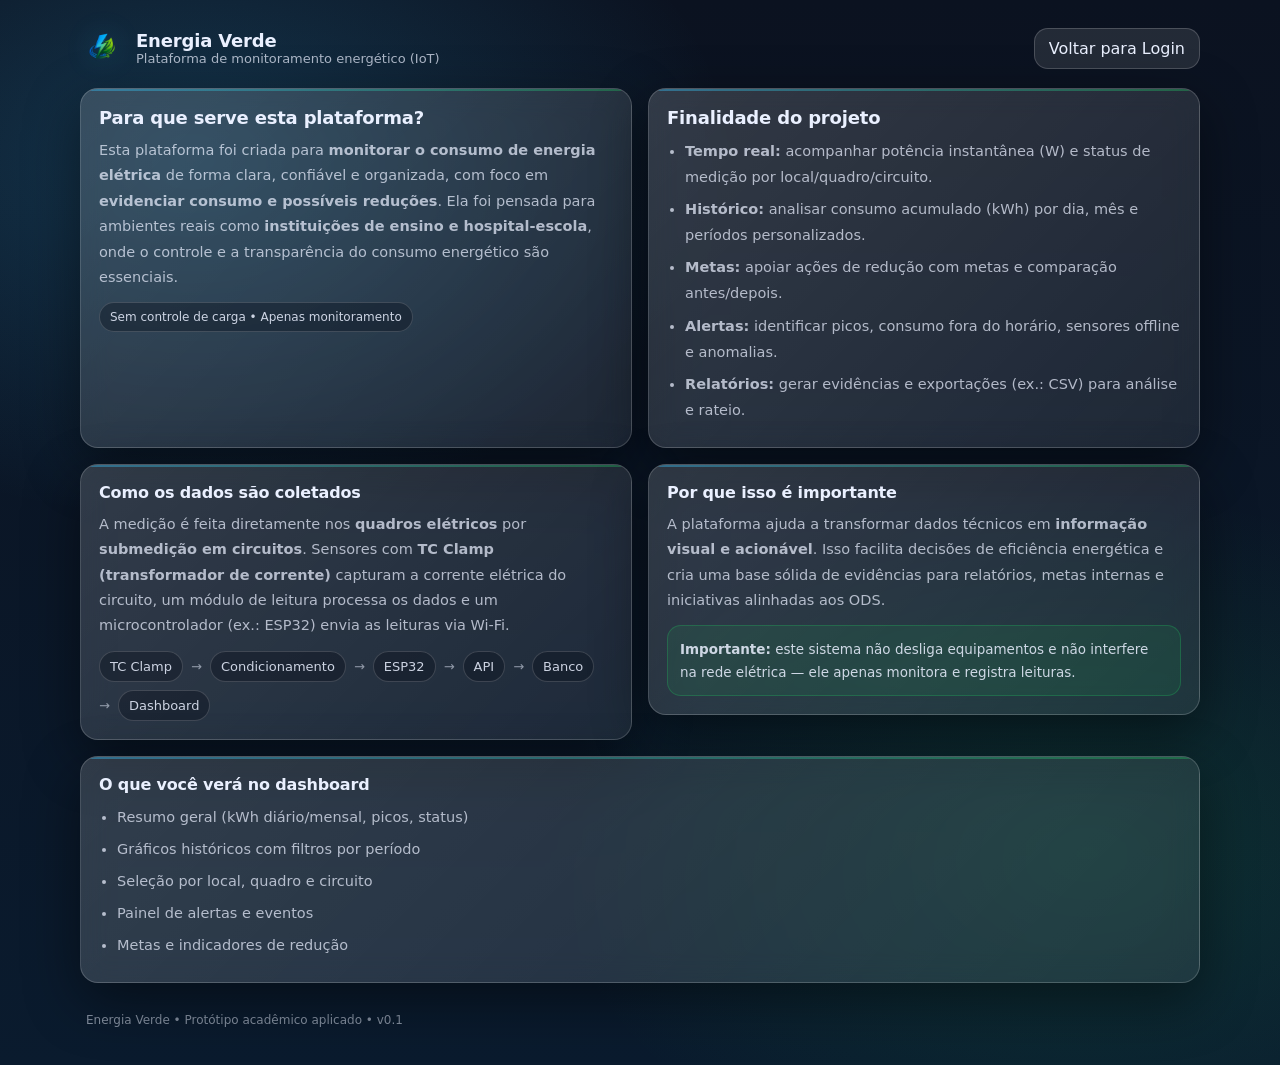
<file: sobre.html>
<!doctype html>
<html lang="pt-BR">
<head>
  <meta charset="utf-8" />
  <meta name="viewport" content="width=device-width, initial-scale=1" />
  <title>Energia Verde • Sobre</title>

  <!-- se você já tiver favicon, mantenha -->
  <link rel="icon" href="favicon.ico">

  <link rel="stylesheet" href="sobre.css" />
</head>
<body>
  <main class="page">
    <header class="top">
      <div class="brand">
        <img class="logo" src="EnergiaVerdeLogo.png" alt="Energia Verde">
        <div class="title">
          <h1>Energia Verde</h1>
          <p>Plataforma de monitoramento energético (IoT)</p>
        </div>
      </div>

      <nav class="nav">
        <a class="btn" href="login.html">Voltar para Login</a>
      </nav>
    </header>

    <section class="hero">
      <div class="hero-card">
        <h2>Para que serve esta plataforma?</h2>
        <p>
          Esta plataforma foi criada para <strong>monitorar o consumo de energia elétrica</strong> de forma
          clara, confiável e organizada, com foco em <strong>evidenciar consumo e possíveis reduções</strong>.
          Ela foi pensada para ambientes reais como <strong>instituições de ensino e hospital-escola</strong>,
          onde o controle e a transparência do consumo energético são essenciais.
        </p>

        <div class="chips">
          <span class="chip">Sem controle de carga • Apenas monitoramento</span>
        </div>
      </div>

      <div class="hero-card">
        <h2>Finalidade do projeto</h2>
        <ul class="list">
          <li>
            <strong>Tempo real:</strong> acompanhar potência instantânea (W) e status de medição por local/quadro/circuito.
          </li>
          <li>
            <strong>Histórico:</strong> analisar consumo acumulado (kWh) por dia, mês e períodos personalizados.
          </li>
          <li>
            <strong>Metas:</strong> apoiar ações de redução com metas e comparação antes/depois.
          </li>
          <li>
            <strong>Alertas:</strong> identificar picos, consumo fora do horário, sensores offline e anomalias.
          </li>
          <li>
            <strong>Relatórios:</strong> gerar evidências e exportações (ex.: CSV) para análise e rateio.
          </li>
        </ul>
      </div>
    </section>

    <section class="grid">
      <article class="card">
        <h3>Como os dados são coletados</h3>
        <p>
          A medição é feita diretamente nos <strong>quadros elétricos</strong> por <strong>submedição em circuitos</strong>.
          Sensores com <strong>TC Clamp (transformador de corrente)</strong> capturam a corrente elétrica do circuito,
          um módulo de leitura processa os dados e um microcontrolador (ex.: ESP32) envia as leituras via Wi-Fi.
        </p>
        <div class="flow">
          <span>TC Clamp</span><i>→</i>
          <span>Condicionamento</span><i>→</i>
          <span>ESP32</span><i>→</i>
          <span>API</span><i>→</i>
          <span>Banco</span><i>→</i>
          <span>Dashboard</span>
        </div>
      </article>

      <article class="card">
        <h3>Por que isso é importante</h3>
        <p>
          A plataforma ajuda a transformar dados técnicos em <strong>informação visual e acionável</strong>.
          Isso facilita decisões de eficiência energética e cria uma base sólida de evidências para relatórios,
          metas internas e iniciativas alinhadas aos ODS.
        </p>
        <div class="note">
          <strong>Importante:</strong> este sistema não desliga equipamentos e não interfere na rede elétrica —
          ele apenas monitora e registra leituras.
        </div>
      </article>

      <article class="card">
        <h3>O que você verá no dashboard</h3>
        <ul class="bullets">
          <li>Resumo geral (kWh diário/mensal, picos, status)</li>
          <li>Gráficos históricos com filtros por período</li>
          <li>Seleção por local, quadro e circuito</li>
          <li>Painel de alertas e eventos</li>
          <li>Metas e indicadores de redução</li>
        </ul>
      </article>
    </section>

    <footer class="footer">
      <span>Energia Verde • Protótipo acadêmico aplicado • v0.1</span>
    </footer>
  </main>
</body>
</html>
</file>
<file: sobre.css>
:root{
  --bg-1: #0b1220;
  --bg-2: #0a1b2e;

  --card: rgba(255,255,255,0.10);
  --card-strong: rgba(255,255,255,0.14);
  --border: rgba(255,255,255,0.16);

  --text: #eaf0ff;
  --muted: rgba(234,240,255,0.72);

  --accent: #38bdf8;   /* azul */
  --accent-2: #22c55e; /* verde */

  --shadow: 0 18px 55px rgba(0,0,0,.45);
  --radius: 18px;

  --focus: 0 0 0 4px rgba(56,189,248,.22);

  font-family: ui-sans-serif, system-ui, -apple-system, Segoe UI, Roboto, Helvetica, Arial;
}

*{ box-sizing: border-box; }

body{
  margin: 0;
  min-height: 100vh;
  color: var(--text);

  background:
    radial-gradient(900px 600px at 15% 15%, rgba(56,189,248,.20), transparent 60%),
    radial-gradient(900px 600px at 85% 80%, rgba(34,197,94,.14), transparent 60%),
    linear-gradient(180deg, var(--bg-1), var(--bg-2));
  padding: 26px;
}

.page{
  width: min(1120px, 100%);
  margin: 0 auto;
}

/* HEADER */
.top{
  display: flex;
  align-items: center;
  justify-content: space-between;
  gap: 14px;
  margin-bottom: 18px;
}

.brand{
  display: flex;
  align-items: center;
  gap: 12px;
  min-width: 0;
}

.logo{
  width: 44px;
  height: 44px;
  object-fit: contain;
  filter: drop-shadow(0 0 14px rgba(56,189,248,.22));
}

.title{
  min-width: 0;
}

.title h1{
  margin: 0;
  font-size: 18px;
  letter-spacing: -0.01em;
}

.title p{
  margin: 0;
  color: var(--muted);
  font-size: 13px;
}

.nav .btn{
  display: inline-flex;
  align-items: center;
  justify-content: center;
  text-decoration: none;
  color: var(--text);
  padding: 10px 14px;
  border-radius: 14px;
  border: 1px solid rgba(255,255,255,0.18);
  background: rgba(255,255,255,0.10);
  transition: background .2s ease, transform .08s ease, border-color .2s ease;
  white-space: nowrap;
}
.nav .btn:hover{
  background: rgba(255,255,255,0.13);
  border-color: rgba(255,255,255,0.24);
}
.nav .btn:active{ transform: translateY(1px); }

/* CARDS (base) */
.card,
.hero-card{
  background: linear-gradient(135deg, rgba(255,255,255,0.16), rgba(255,255,255,0.08));
  border: 1px solid rgba(255,255,255,0.18);
  border-radius: var(--radius);
  box-shadow: var(--shadow);
  backdrop-filter: blur(14px);
  padding: 18px;
  position: relative;
  overflow: hidden;
}

/* detalhe de qualidade (linha superior sutil) */
.card::before,
.hero-card::before{
  content:"";
  position: absolute;
  left: 0; right: 0; top: 0;
  height: 2px;
  background: linear-gradient(90deg, rgba(56,189,248,.75), rgba(34,197,94,.65));
  opacity: .55;
}

.hero-card h2{
  margin: 0 0 10px;
  font-size: 18px;
  letter-spacing: -0.01em;
}

.card h3{
  margin: 0 0 10px;
  font-size: 16px;
  letter-spacing: -0.01em;
}

.hero-card p,
.card p{
  margin: 0;
  color: var(--muted);
  line-height: 1.75;
  font-size: 14.5px;
}

/* chips */
.chips{
  margin-top: 12px;
  display: flex;
  flex-wrap: wrap;
  gap: 8px;
}
.chip{
  font-size: 12px;
  color: rgba(234,240,255,0.86);
  padding: 7px 10px;
  border-radius: 999px;
  border: 1px solid rgba(255,255,255,0.16);
  background: rgba(8, 14, 25, 0.35);
}

/* listas */
.list{
  margin: 0;
  padding-left: 18px;
  color: var(--muted);
  line-height: 1.8;
  font-size: 14.5px;
}
.list li{ margin: 6px 0; }

.bullets{
  margin: 0;
  padding-left: 18px;
  color: var(--muted);
  line-height: 1.8;
  font-size: 14.5px;
}
.bullets li{ margin: 6px 0; }

/* flow */
.flow{
  margin-top: 12px;
  display: flex;
  flex-wrap: wrap;
  gap: 8px;
  align-items: center;
  color: rgba(234,240,255,0.86);
  font-size: 13px;
}
.flow span{
  padding: 7px 10px;
  border-radius: 999px;
  border: 1px solid rgba(255,255,255,0.16);
  background: rgba(8, 14, 25, 0.35);
}
.flow i{
  color: rgba(234,240,255,0.55);
  font-style: normal;
}

/* aviso */
.note{
  margin-top: 12px;
  padding: 12px;
  border-radius: 14px;
  border: 1px solid rgba(34,197,94,0.28);
  background: rgba(34,197,94,0.10);
  color: rgba(234,240,255,0.86);
  font-size: 13.5px;
  line-height: 1.65;
}

/* ====== LAYOUT PROFISSIONAL (GRID) ====== */
/* Topo: 2 cards lado a lado com mesma “linha” */
.hero{
  display: grid;
  grid-template-columns: 1fr 1fr;
  gap: 16px;
  margin-bottom: 16px;
}

/* Grade principal: 2 colunas, cards encaixados sem “buracos” */
.grid{
  display: grid;
  grid-template-columns: 1fr 1fr;
  gap: 16px;
  align-items: start;
}

/* Controla onde cada card vai na grade (fica alinhado e bonito) */
.grid .card:nth-child(1){ grid-column: 1 / 2; } /* Como os dados são coletados */
.grid .card:nth-child(2){ grid-column: 2 / 3; } /* Por que isso é importante */
.grid .card:nth-child(3){ grid-column: 1 / -1; } /* O que você verá no dashboard (larga) */

/* Footer */
.footer{
  margin-top: 18px;
  display: flex;
  align-items: center;
  justify-content: space-between;
  gap: 10px;
  padding: 12px 6px;
  color: rgba(234,240,255,0.55);
  font-size: 12px;
}

.footer a{
  color: rgba(234,240,255,0.78);
  text-decoration: none;
  border-bottom: 1px dashed rgba(234,240,255,0.25);
}
.footer a:hover{
  color: rgba(234,240,255,0.92);
  border-bottom-color: rgba(234,240,255,0.40);
}

/* RESPONSIVO */
@media (max-width: 900px){
  .hero{ grid-template-columns: 1fr; }
  .grid{ grid-template-columns: 1fr; }
  .grid .card:nth-child(3){ grid-column: auto; }
  body{ padding: 18px; }
}

@media (max-width: 520px){
  .top{ flex-direction: column; align-items: flex-start; }
  .nav{ width: 100%; }
  .nav .btn{ width: 100%; }
}
</file>
